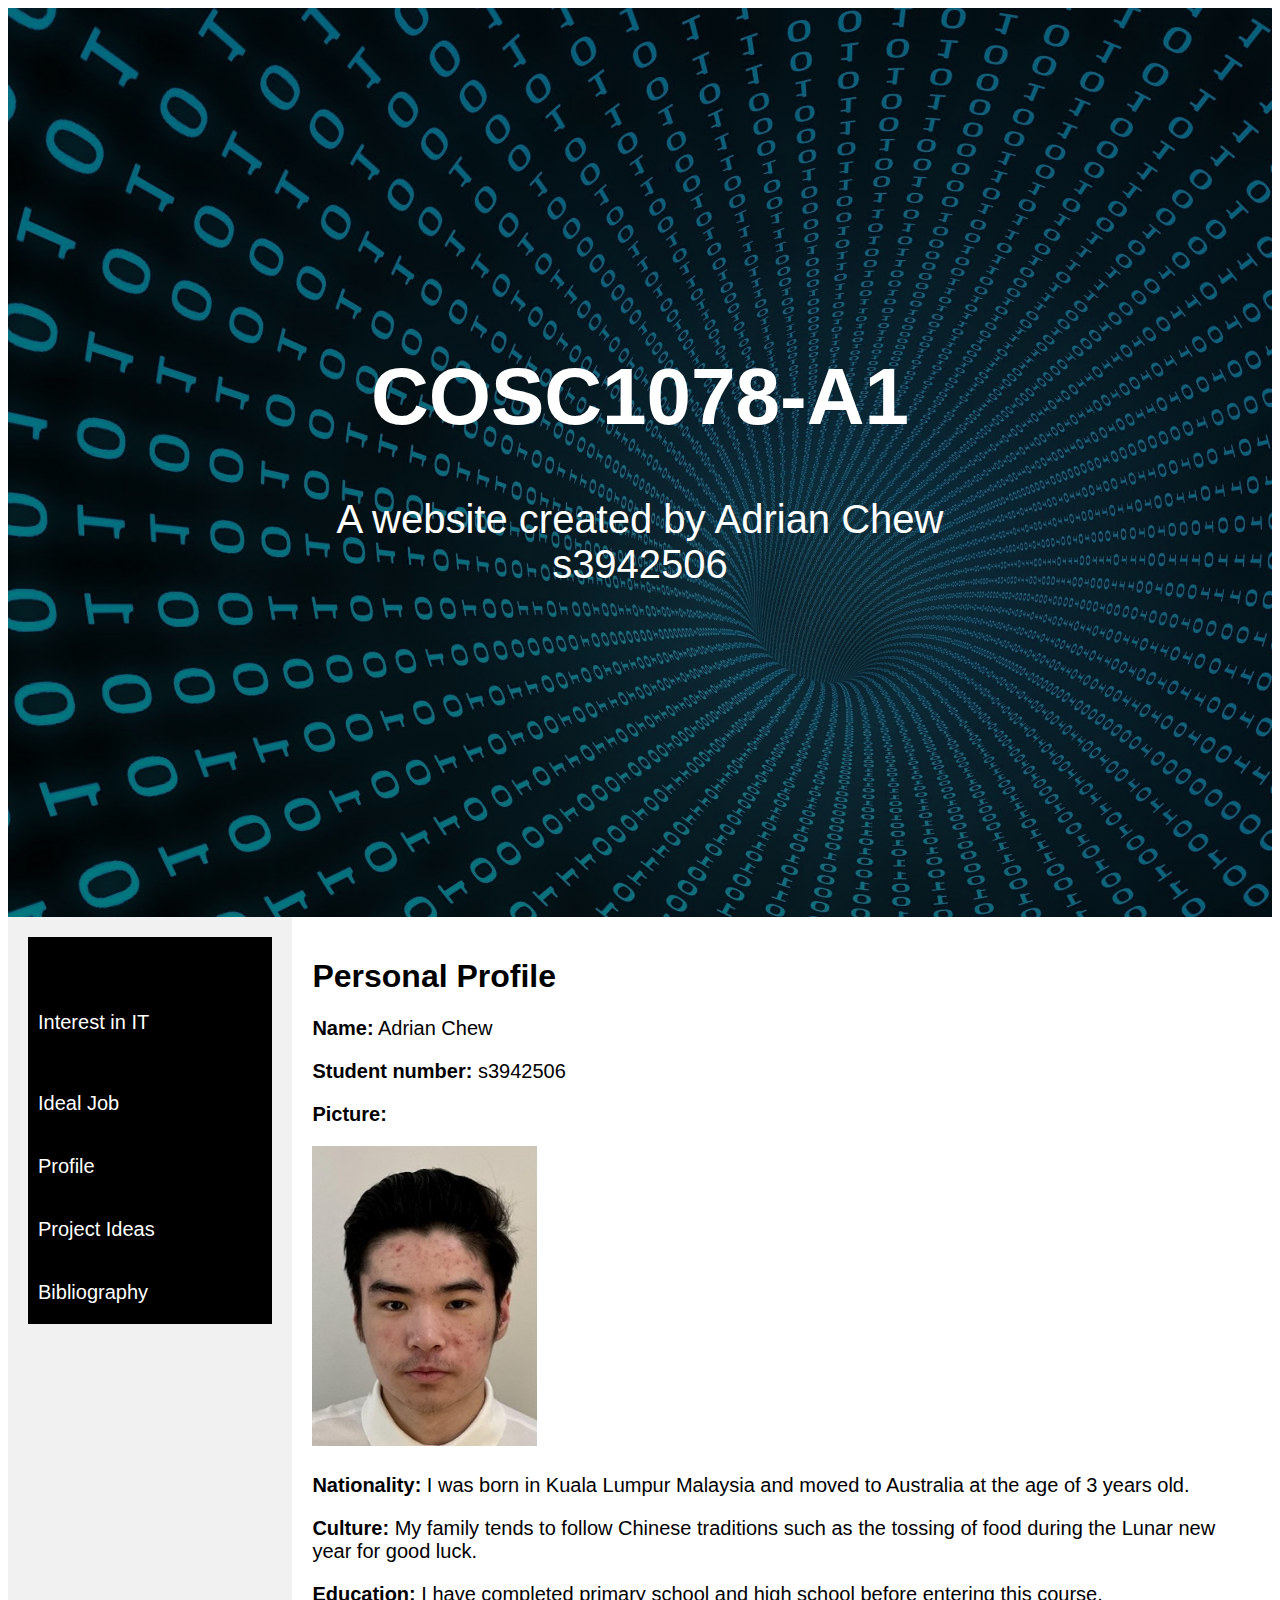
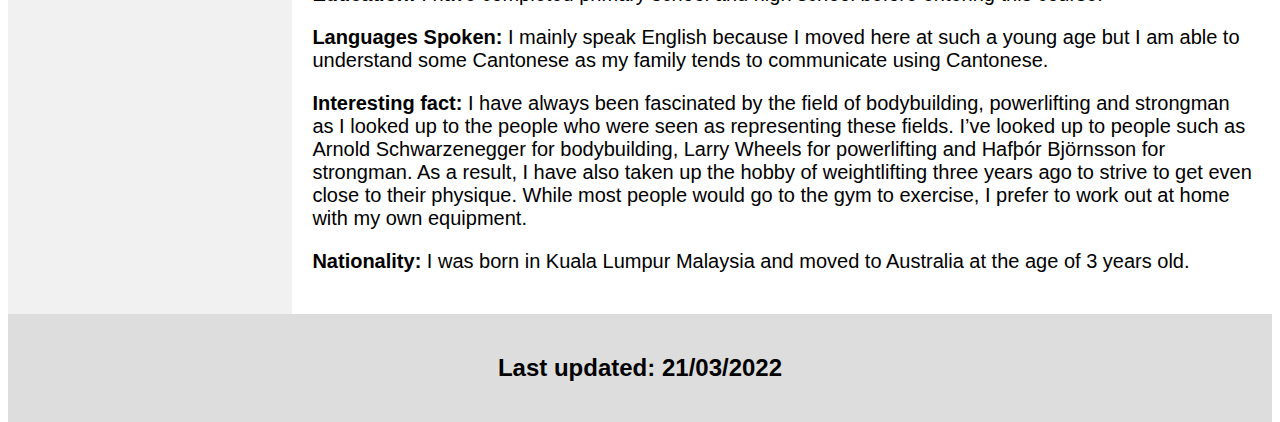
<file: Index.html>
<!DOCTYPE html>
<html lang="en">
<head>
<title>COSC1078-A1</title>
<meta charset="UTF-8">
<meta name="viewport" content="width=device-width, initial-scale=1">
<style>
body {
  font-family: Arial, Helvetica, sans-serif;
}
</style>
<link href="styles.css" rel="stylesheet" type="text/css" />

</head>
<body>

<div class="header-image">
	<div class="header-text">

		<h1>COSC1078-A1</h1>
			<p>A website created by Adrian Chew s3942506</p>


	</div>
</div>
  
<div class="row">
	<div class="side">	
	<div class="navbar"><br><br><br>
		<a href="Interest in IT.html">Interest in IT</a><br>
		<a href="Ideal Job.html">Ideal Job</a>
		<a href="Profile.html">Profile</a>
		<a href="Project Ideas.html">Project Ideas</a>
	<a href="Bibliography.html">Bibliography</a>
	</div> 
</div>
  <div class="main">
  <h1>Personal Profile<h1>
	<p><b>Name:</b> Adrian Chew </p>
	<p><b>Student number: </b>s3942506</p>
	<p><b>Picture:</b></p>
	<img src="Profile Picture.jpg" width="225" height="300">
	<p><b>Nationality: </b>I was born in Kuala Lumpur Malaysia and moved to Australia at the age of 3 years old. </p>
	<p><b>Culture: </b>My family tends to follow Chinese traditions such as the tossing of food during the Lunar new year for good luck. </p>
	<p><b>Education: </b>I have completed primary school and high school before entering this course. </p>
	<p><b>Languages Spoken: </b>I mainly speak English because I moved here at such a young age but I am able to understand some Cantonese as my family tends to communicate using Cantonese. </p>
	<p><b>Interesting fact: </b>I have always been fascinated by the field of bodybuilding, powerlifting and strongman as I looked up to the people who were seen as representing these fields. I’ve looked up to people such as Arnold Schwarzenegger for bodybuilding, Larry Wheels for powerlifting and Hafþór Björnsson for strongman. As a result, I have also taken up the hobby of weightlifting three years ago to strive to get even close to their physique. While most people would go to the gym to exercise, I prefer to work out at home with my own equipment. </p>
	<p><b>Nationality: </b>I was born in Kuala Lumpur Malaysia and moved to Australia at the age of 3 years old. </p>

  </div>
</div>
<div class="footer">
  <h2>Last updated: 21/03/2022</h2>
</div>
</body>
</html>
</file>
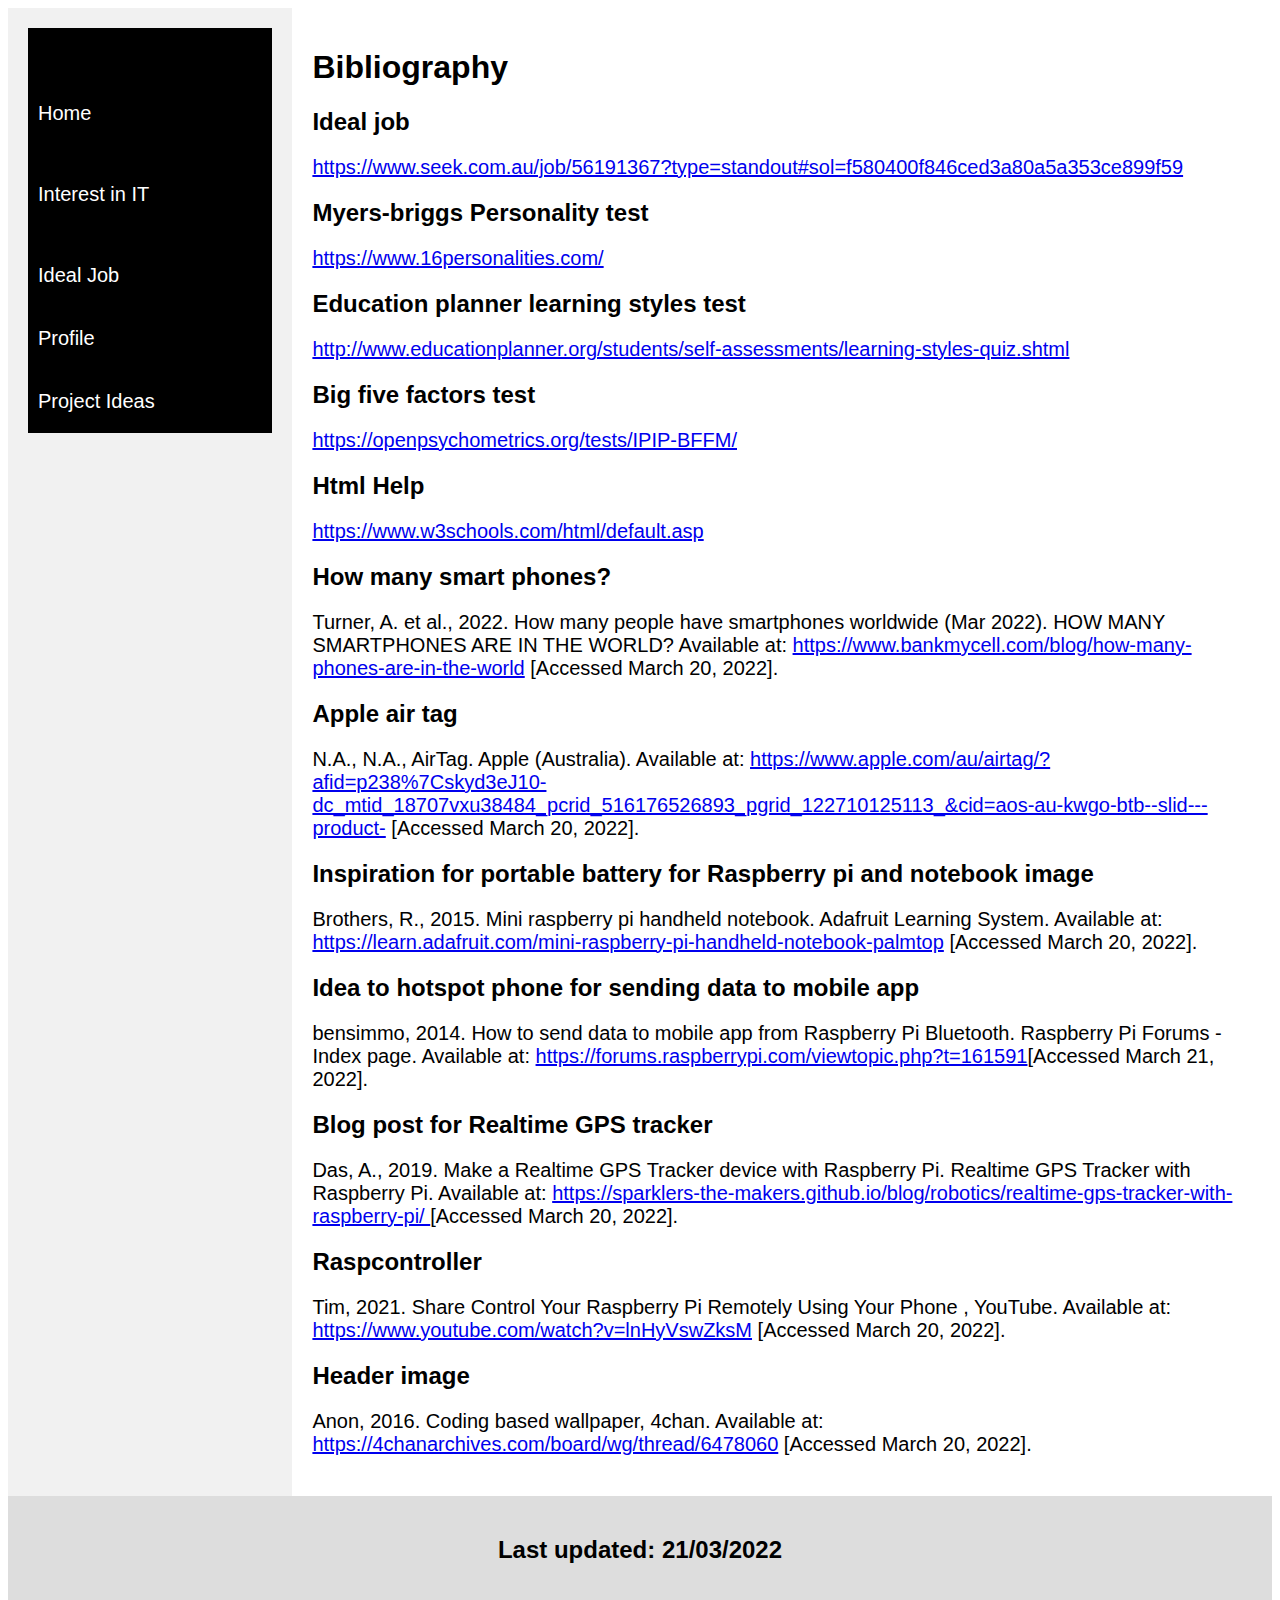
<file: Bibliography.html>
<!DOCTYPE html>
<html lang="en">
<head>
<title>COSC1078-A1</title>
<meta charset="UTF-8">
<meta name="viewport" content="width=device-width, initial-scale=1">
<style>
body {
  font-family: Arial, Helvetica, sans-serif;
}
</style>
<link href="styles.css" rel="stylesheet" type="text/css" />

</head>
<body>


  
<div class="row">
	<div class="side">	
	<div class="navbar"><br><br><br>
		<a href="index.html">Home</a><br>
		<a href="Interest in IT.html">Interest in IT</a><br>
		<a href="Ideal Job.html">Ideal Job</a>
		<a href="Profile.html">Profile</a>
		<a href="Project Ideas.html">Project Ideas</a>
	</div> 
</div>
  <div class="main">
  <h1>Bibliography<h1>
	<h2>Ideal job </h2>
	<p><a href="https://www.seek.com.au/job/56191367?type=standout#sol=f580400f846ced3a80a5a353ce899f59">https://www.seek.com.au/job/56191367?type=standout#sol=f580400f846ced3a80a5a353ce899f59</a></p>
	<h2>Myers-briggs Personality test </h2>
	<p><a href="https://www.16personalities.com/">https://www.16personalities.com/</a></p>
	<h2>Education planner learning styles test</h2>
	<p><a href="http://www.educationplanner.org/students/self-assessments/learning-styles-quiz.shtml">http://www.educationplanner.org/students/self-assessments/learning-styles-quiz.shtml</a></p>
	<h2>Big five factors test </h2>
	<p><a href="https://openpsychometrics.org/tests/IPIP-BFFM/">https://openpsychometrics.org/tests/IPIP-BFFM/</a></p>
	<h2>Html Help</h2>
	<p><a href="https://www.w3schools.com/html/default.asp">https://www.w3schools.com/html/default.asp</a></p>
	<h2>How many smart phones? </h2>
	<p>Turner, A. et al., 2022. How many people have smartphones worldwide (Mar 2022). HOW MANY SMARTPHONES ARE IN THE WORLD? Available at: <a href="https://www.bankmycell.com/blog/how-many-phones-are-in-the-world">https://www.bankmycell.com/blog/how-many-phones-are-in-the-world</a>  [Accessed March 20, 2022]. </p>
	<h2>Apple air tag</h2>
	<p>N.A., N.A., AirTag. Apple (Australia). Available at: <a href="https://www.apple.com/au/airtag/?afid=p238%7Cskyd3eJ10-dc_mtid_18707vxu38484_pcrid_516176526893_pgrid_122710125113_&cid=aos-au-kwgo-btb--slid---product-">https://www.apple.com/au/airtag/?afid=p238%7Cskyd3eJ10-dc_mtid_18707vxu38484_pcrid_516176526893_pgrid_122710125113_&cid=aos-au-kwgo-btb--slid---product-</a> [Accessed March 20, 2022]. </p>
	<h2>Inspiration for portable battery for Raspberry pi and notebook image </h2>
	<p>Brothers, R., 2015. Mini raspberry pi handheld notebook. Adafruit Learning System. Available at: <a href="https://learn.adafruit.com/mini-raspberry-pi-handheld-notebook-palmtop">https://learn.adafruit.com/mini-raspberry-pi-handheld-notebook-palmtop</a> [Accessed March 20, 2022]. </p>
	<h2>Idea to hotspot phone for sending data to mobile app</h2>
	<p>bensimmo, 2014. How to send data to mobile app from Raspberry Pi Bluetooth. Raspberry Pi Forums - Index page. Available at: <a href="https://forums.raspberrypi.com/viewtopic.php?t=161591">https://forums.raspberrypi.com/viewtopic.php?t=161591</a>[Accessed March 21, 2022]. </p>
	<h2>Blog post for Realtime GPS tracker</h2>
	<p>Das, A., 2019. Make a Realtime GPS Tracker device with Raspberry Pi. Realtime GPS Tracker with Raspberry Pi. Available at: <a href="https://sparklers-the-makers.github.io/blog/robotics/realtime-gps-tracker-with-raspberry-pi/ ">https://sparklers-the-makers.github.io/blog/robotics/realtime-gps-tracker-with-raspberry-pi/ </a>[Accessed March 20, 2022]. </p>
	<h2>Raspcontroller </h2>
	<p>Tim, 2021. Share Control Your Raspberry Pi Remotely Using Your Phone , YouTube. Available at: <a href="https://www.youtube.com/watch?v=lnHyVswZksM">https://www.youtube.com/watch?v=lnHyVswZksM</a> [Accessed March 20, 2022]. </p>
	<h2>Header image</h2>
	<p>Anon, 2016. Coding based wallpaper, 4chan. Available at: <a href="https://4chanarchives.com/board/wg/thread/6478060">https://4chanarchives.com/board/wg/thread/6478060</a> [Accessed March 20, 2022].</p>
  </div>
</div>
<div class="footer">
  <h2>Last updated: 21/03/2022</h2>
</div>
</body>
</html>
</file>
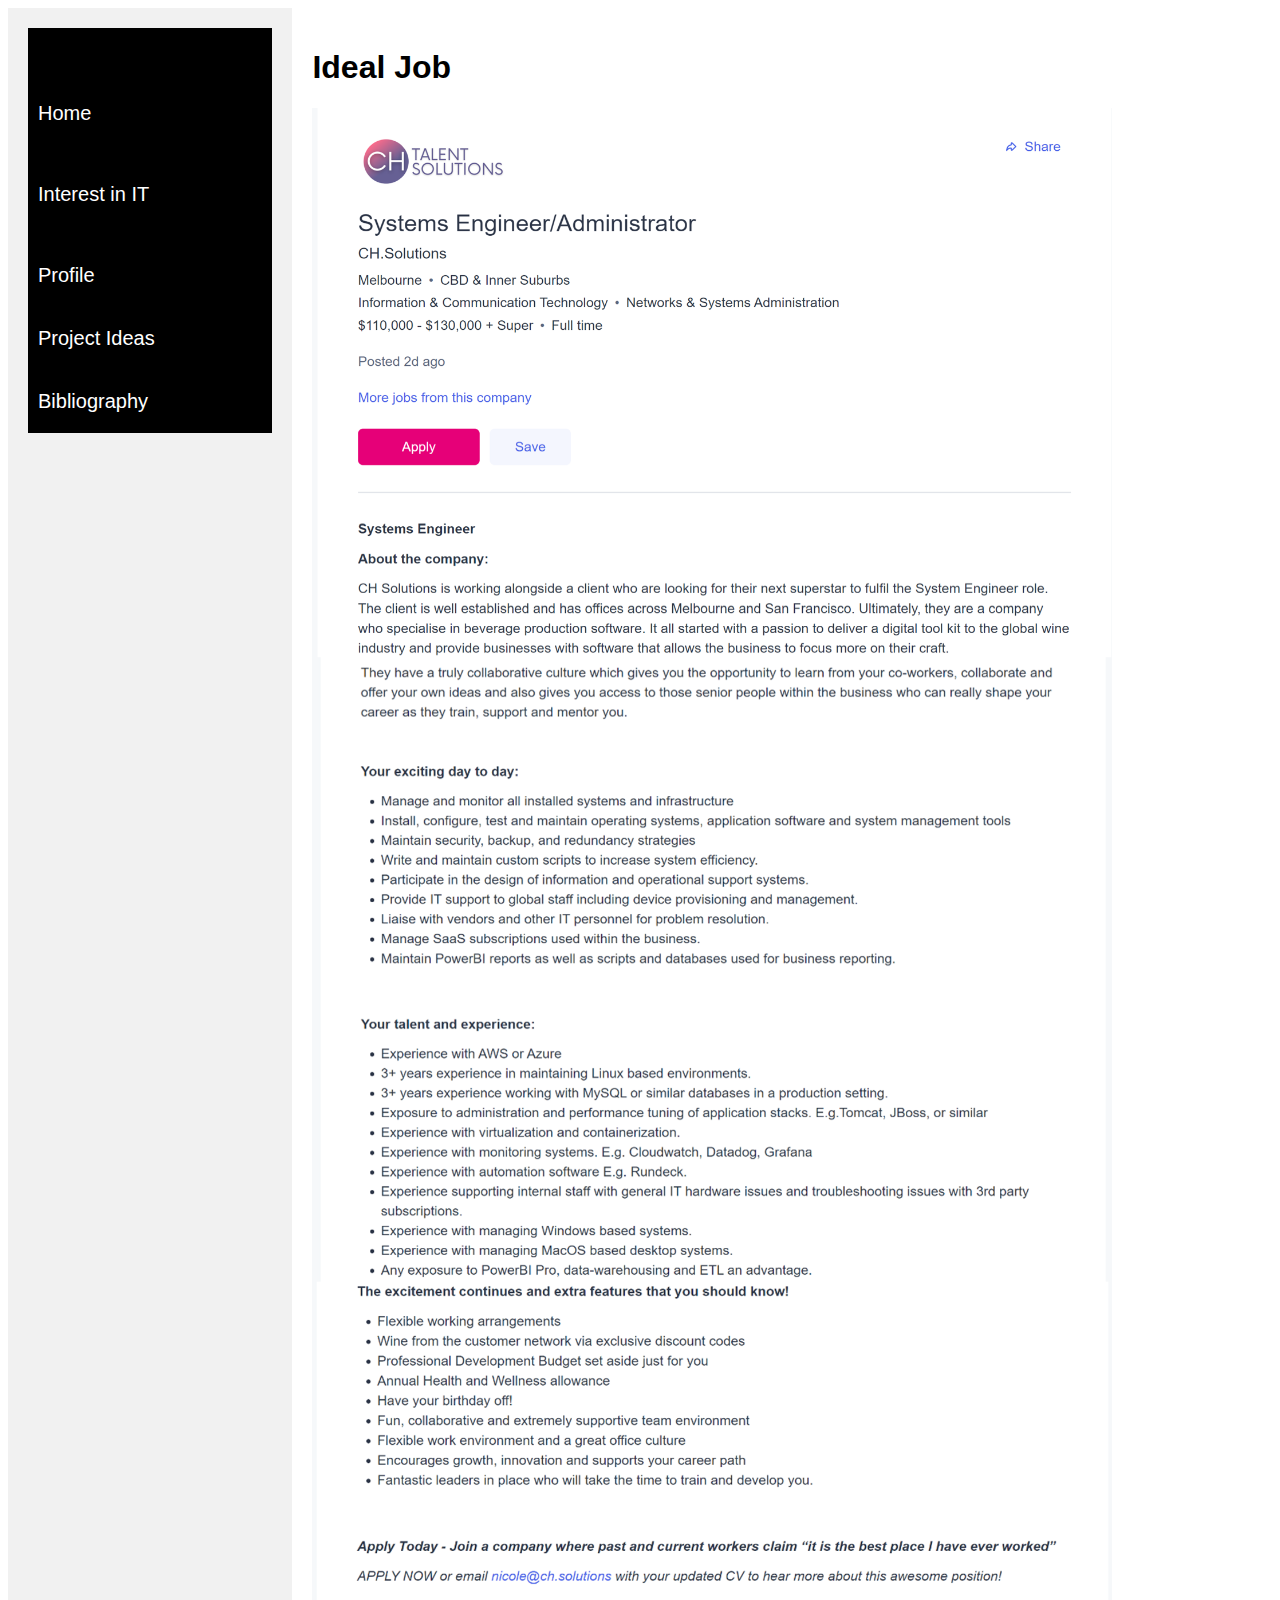
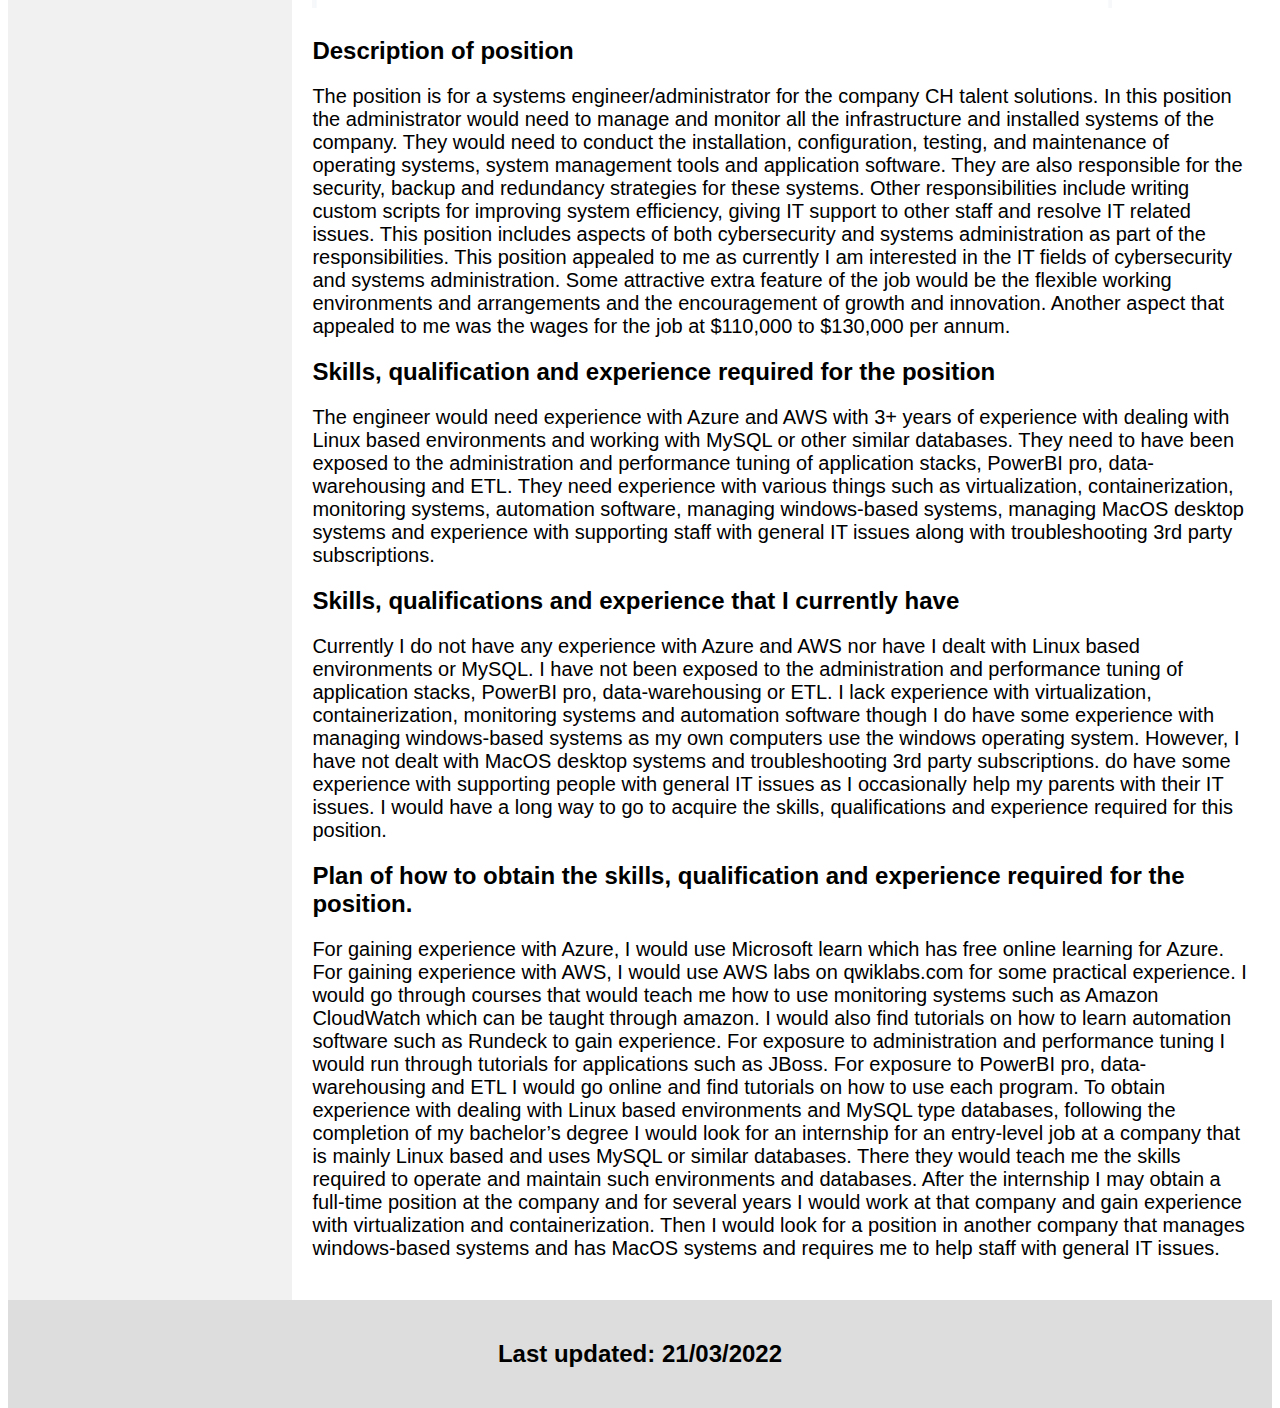
<file: Ideal Job.html>
<!DOCTYPE html>
<html lang="en">
<head>
<title>COSC1078-A1</title>
<meta charset="UTF-8">
<meta name="viewport" content="width=device-width, initial-scale=1">
<style>
body {
  font-family: Arial, Helvetica, sans-serif;
}
</style>
<link href="styles.css" rel="stylesheet" type="text/css" />

</head>
<body>


  
<div class="row">
	<div class="side">	
	<div class="navbar"><br><br><br>
		<a href="index.html">Home</a><br>
		<a href="Interest in IT.html">Interest in IT</a><br>
		<a href="Profile.html">Profile</a>
		<a href="Project Ideas.html">Project Ideas</a>
		<a href="Bibliography.html">Bibliography</a>
	</div> 
</div>
  <div class="main">
  <h1>Ideal Job<h1>
    <img src="Ideal Job.png" width="800" height="1500">
	<h2>Description of position</h2>
	<p>The position is for a systems engineer/administrator for the company CH talent solutions. In this position the administrator would need to manage and monitor all the infrastructure and installed systems of the company. They would need to conduct the installation, configuration, testing, and maintenance of operating systems, system management tools and application software. They are also responsible for the security, backup and redundancy strategies for these systems. Other responsibilities include writing custom scripts for improving system efficiency, giving IT support to other staff and resolve IT related issues. This position includes aspects of both cybersecurity and systems administration as part of the responsibilities.  This position appealed to me as currently I am interested in the IT fields of cybersecurity and systems administration. Some attractive extra feature of the job would be the flexible working environments and arrangements and the encouragement of growth and innovation. Another aspect that appealed to me was the wages for the job at $110,000 to $130,000 per annum. </p>
	<h2>Skills, qualification and experience required for the position</h2>
	<p>The engineer would need experience with Azure and AWS with 3+ years of experience with dealing with Linux based environments and working with MySQL or other similar databases. They need to have been exposed to the administration and performance tuning of application stacks, PowerBI pro, data-warehousing and ETL. They need experience with various things such as virtualization, containerization, monitoring systems, automation software, managing windows-based systems, managing MacOS desktop systems and experience with supporting staff with general IT issues along with troubleshooting 3rd party subscriptions. </p>
	<h2>Skills, qualifications and experience that I currently have </h2> 
	<p>Currently I do not have any experience with Azure and AWS nor have I dealt with Linux based environments or MySQL. I have not been exposed to the administration and performance tuning of application stacks, PowerBI pro, data-warehousing or ETL. I lack experience with virtualization, containerization, monitoring systems and automation software though I do have some experience with managing windows-based systems as my own computers use the windows operating system. However, I have not dealt with MacOS desktop systems and troubleshooting 3rd party subscriptions.  do have some experience with supporting people with general IT issues as I occasionally help my parents with their IT issues. I would have a long way to go to acquire the skills, qualifications and experience required for this position. </p>
	<h2>Plan of how to obtain the skills, qualification and experience required for the position. </h2>
	<p>For gaining experience with Azure, I would use Microsoft learn which has free online learning for Azure. For gaining experience with AWS, I would use AWS labs on qwiklabs.com for some practical experience. I would go through courses that would teach me how to use monitoring systems such as Amazon CloudWatch which can be taught through amazon. I would also find tutorials on how to learn automation software such as Rundeck to gain experience. For exposure to administration and performance tuning I would run through tutorials for applications such as JBoss. For exposure to PowerBI pro, data-warehousing and ETL I would go online and find tutorials on how to use each program. To obtain experience with dealing with Linux based environments and MySQL type databases, following the completion of my bachelor’s degree I would look for an internship for an entry-level job at a company that is mainly Linux based and uses MySQL or similar databases. There they would teach me the skills required to operate and maintain such environments and databases. After the internship I may obtain a full-time position at the company and for several years I would work at that company and gain experience with virtualization and containerization. Then I would look for a position in another company that manages windows-based systems and has MacOS systems and requires me to help staff with general IT issues. </p>


  </div>
</div>
<div class="footer">
  <h2>Last updated: 21/03/2022</h2>
</div>
</body>
</html>
</file>
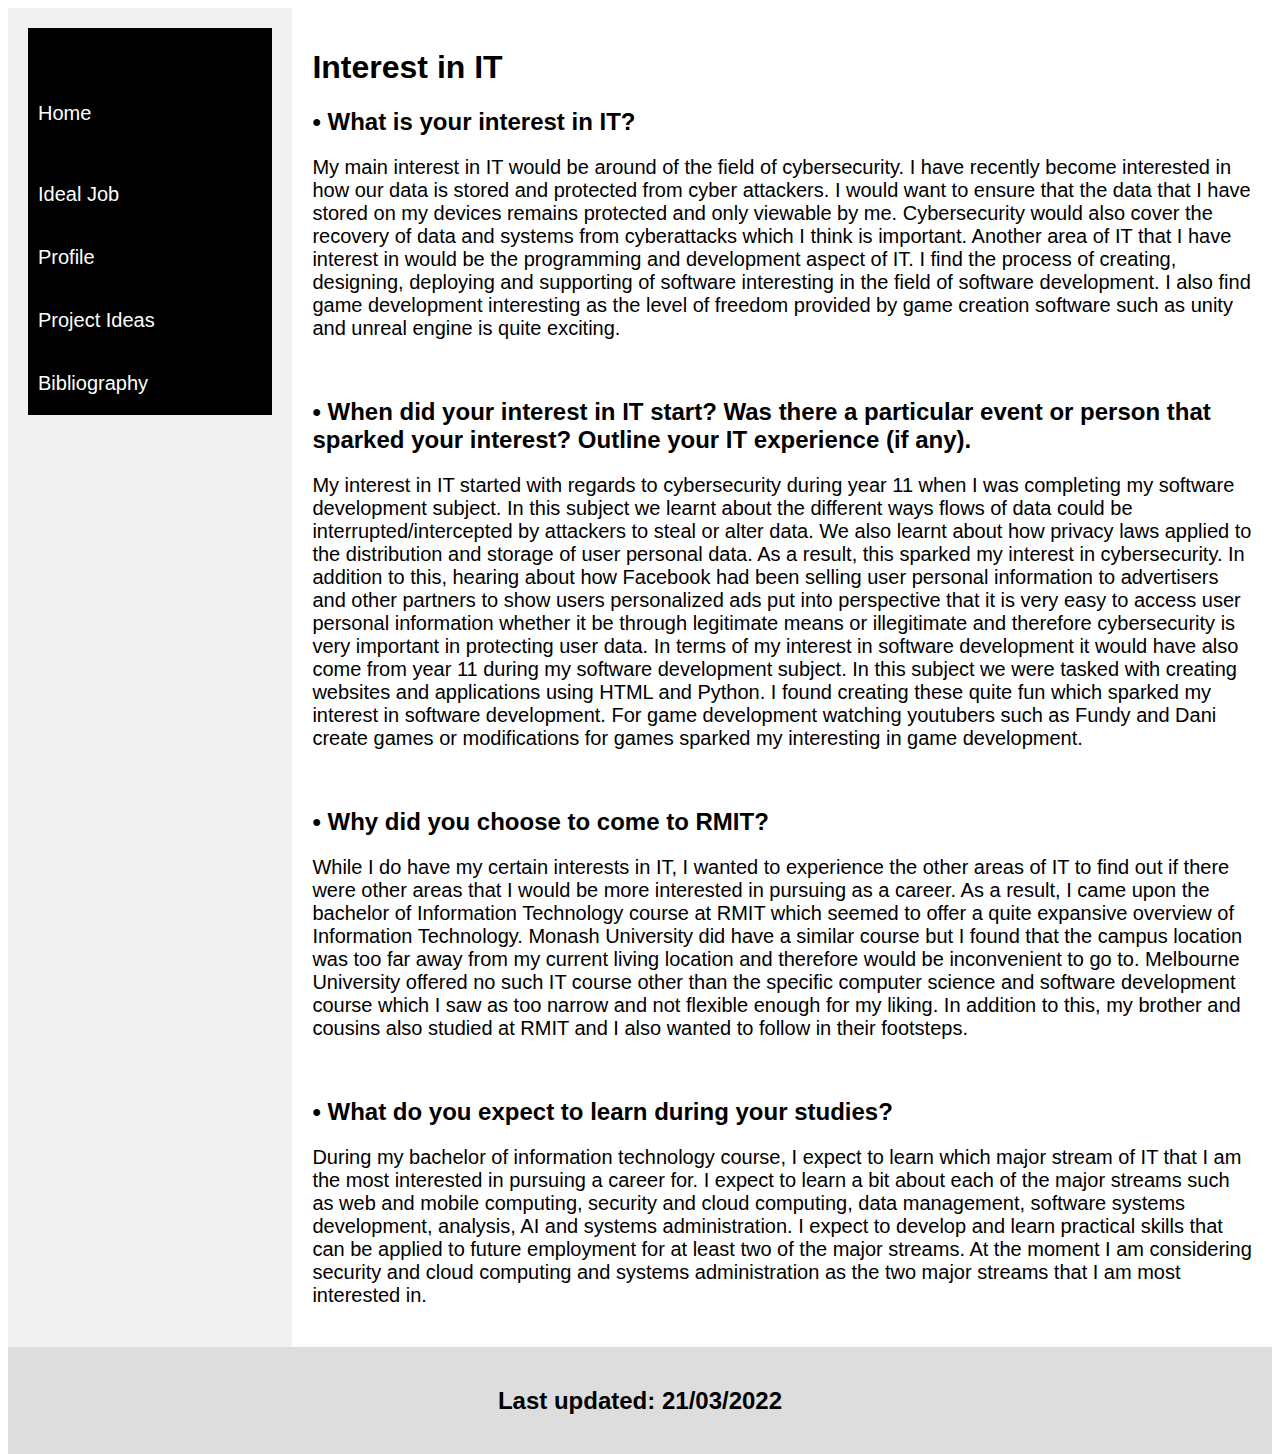
<file: Interest in IT.html>
<!DOCTYPE html>
<html lang="en">
<head>
<title>COSC1078-A1</title>
<meta charset="UTF-8">
<meta name="viewport" content="width=device-width, initial-scale=1">
<style>
body {
  font-family: Arial, Helvetica, sans-serif;
}
</style>
<link href="styles.css" rel="stylesheet" type="text/css" />

</head>
<body>


  
<div class="row">
	<div class="side">	
	<div class="navbar"><br><br><br>
		<a href="index.html">Home</a><br>
		<a href="Ideal Job.html">Ideal Job</a>
		<a href="Profile.html">Profile</a>
		<a href="Project Ideas.html">Project Ideas</a>
		<a href="Bibliography.html">Bibliography</a>
	</div> 
</div>
  <div class="main">
  <h1>Interest in IT<h1>
	<h2>• What is your interest in IT? </h2>
	<p>My main interest in IT would be around of the field of cybersecurity. I have recently become interested in how our data is stored and protected from cyber attackers. I would want to ensure that the data that I have stored on my devices remains protected and only viewable by me. Cybersecurity would also cover the recovery of data and systems from cyberattacks which I think is important. Another area of IT that I have interest in would be the programming and development aspect of IT. I find the process of creating, designing, deploying and supporting of software interesting in the field of software development. I also find game development interesting as the level of freedom provided by game creation software such as unity and unreal engine is quite exciting. </p>
	<br>
	<h2>• When did your interest in IT start? Was there a particular event or person that sparked your interest? Outline your IT experience (if any).</h2>
	<p>My interest in IT started with regards to cybersecurity during year 11 when I was completing my software development subject. In this subject we learnt about the different ways flows of data could be interrupted/intercepted by attackers to steal or alter data. We also learnt about how privacy laws applied to the distribution and storage of user personal data. As a result, this sparked my interest in cybersecurity. In addition to this, hearing about how Facebook had been selling user personal information to advertisers and other partners to show users personalized ads put into perspective that it is very easy to access user personal information whether it be through legitimate means or illegitimate and therefore cybersecurity is very important in protecting user data. In terms of my interest in software development it would have also come from year 11 during my software development subject. In this subject we were tasked with creating websites and applications using HTML and Python. I found creating these quite fun which sparked my interest in software development. For game development watching youtubers such as Fundy and Dani create games or modifications for games sparked my interesting in game development.</p>
	<br>
	<h2>• Why did you choose to come to RMIT? </h2> 
	<p>While I do have my certain interests in IT, I wanted to experience the other areas of IT to find out if there were other areas that I would be more interested in pursuing as a career. As a result, I came upon the bachelor of Information Technology course at RMIT which seemed to offer a quite expansive overview of Information Technology. Monash University did have a similar course but I found that the campus location was too far away from my current living location and therefore would be inconvenient to go to. Melbourne University offered no such IT course other than the specific computer science and software development course which I saw as too narrow and not flexible enough for my liking. In addition to this, my brother and cousins also studied at RMIT and I also wanted to follow in their footsteps.</p>
	<br>
	<h2>• What do you expect to learn during your studies?</h2>
	<p>During my bachelor of information technology course, I expect to learn which major stream of IT that I am the most interested in pursuing a career for. I expect to learn a bit about each of the major streams such as web and mobile computing, security and cloud computing, data management, software systems development, analysis, AI and systems administration. I expect to develop and learn practical skills that can be applied to future employment for at least two of the major streams. At the moment I am considering security and cloud computing and systems administration as the two major streams that I am most interested in. </p>
  

  </div>
</div>
<div class="footer">
  <h2>Last updated: 21/03/2022</h2>
</div>
</body>
</html>
</file>
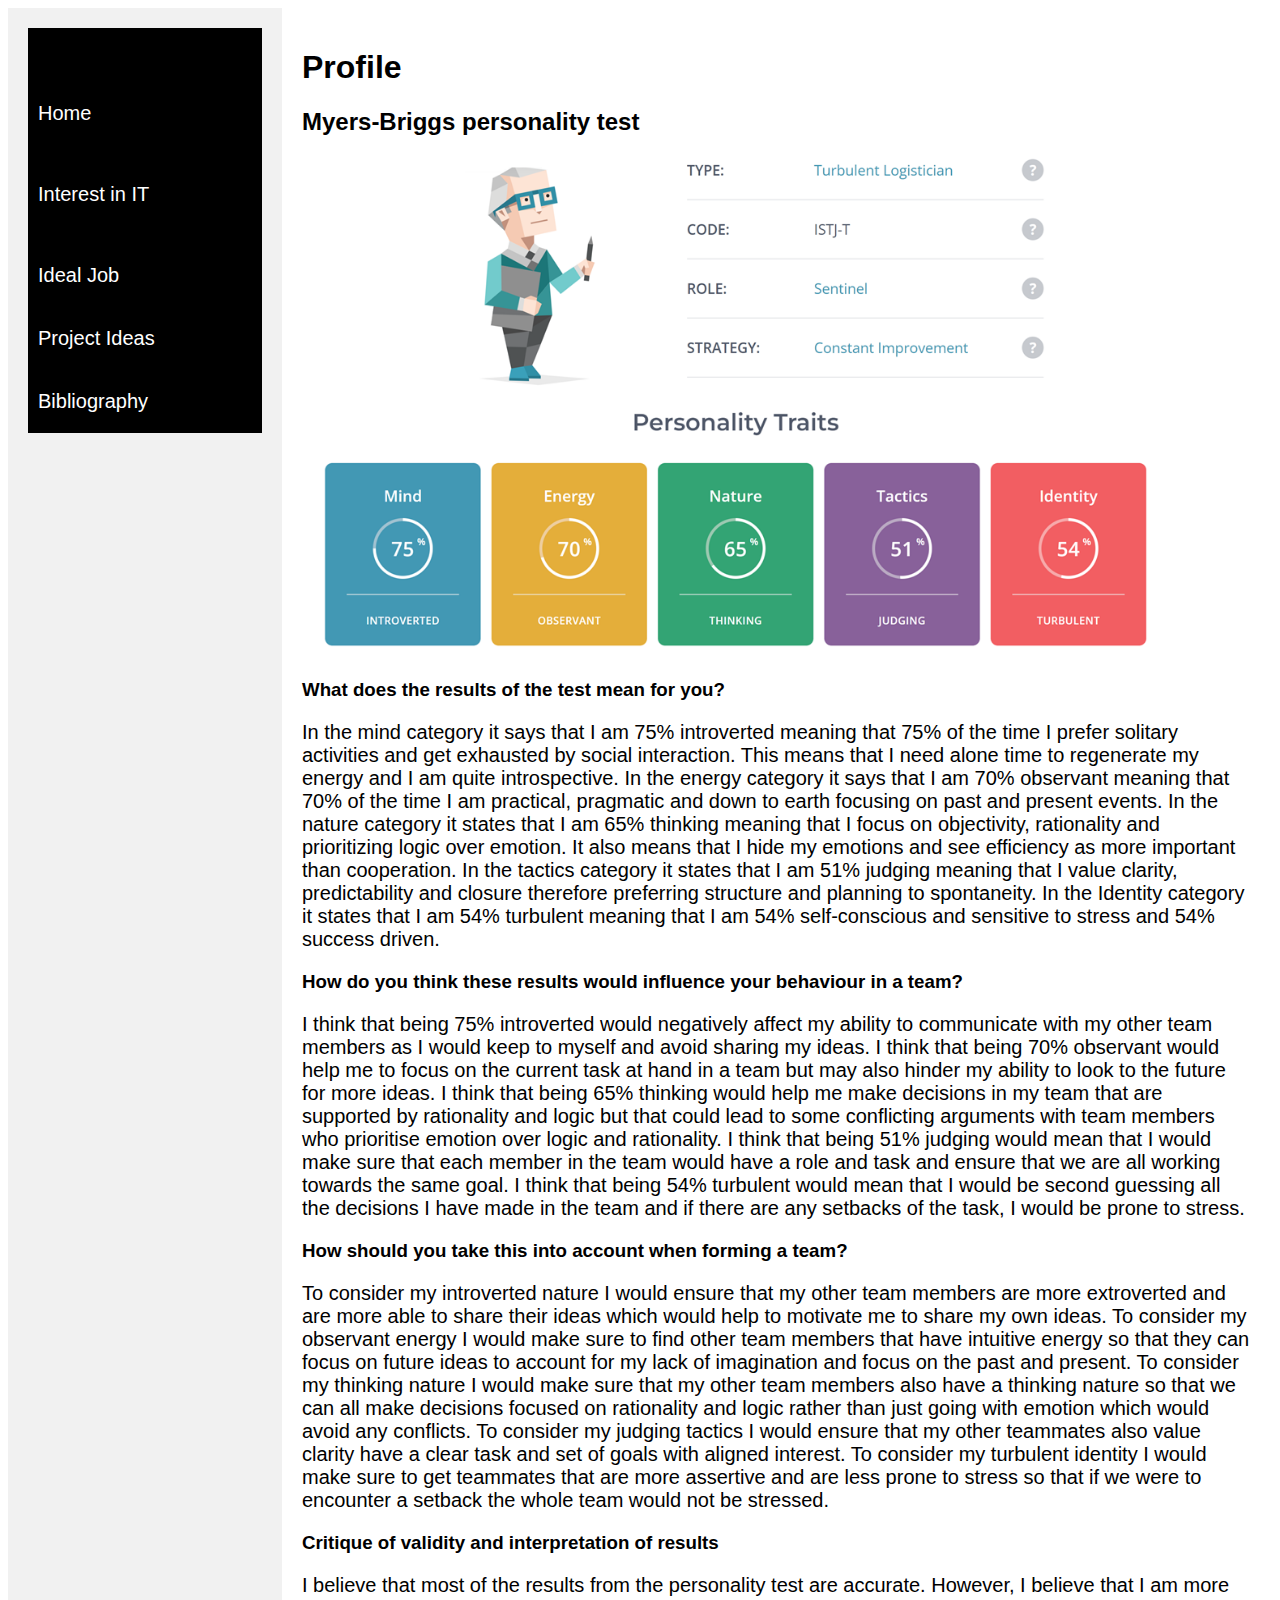
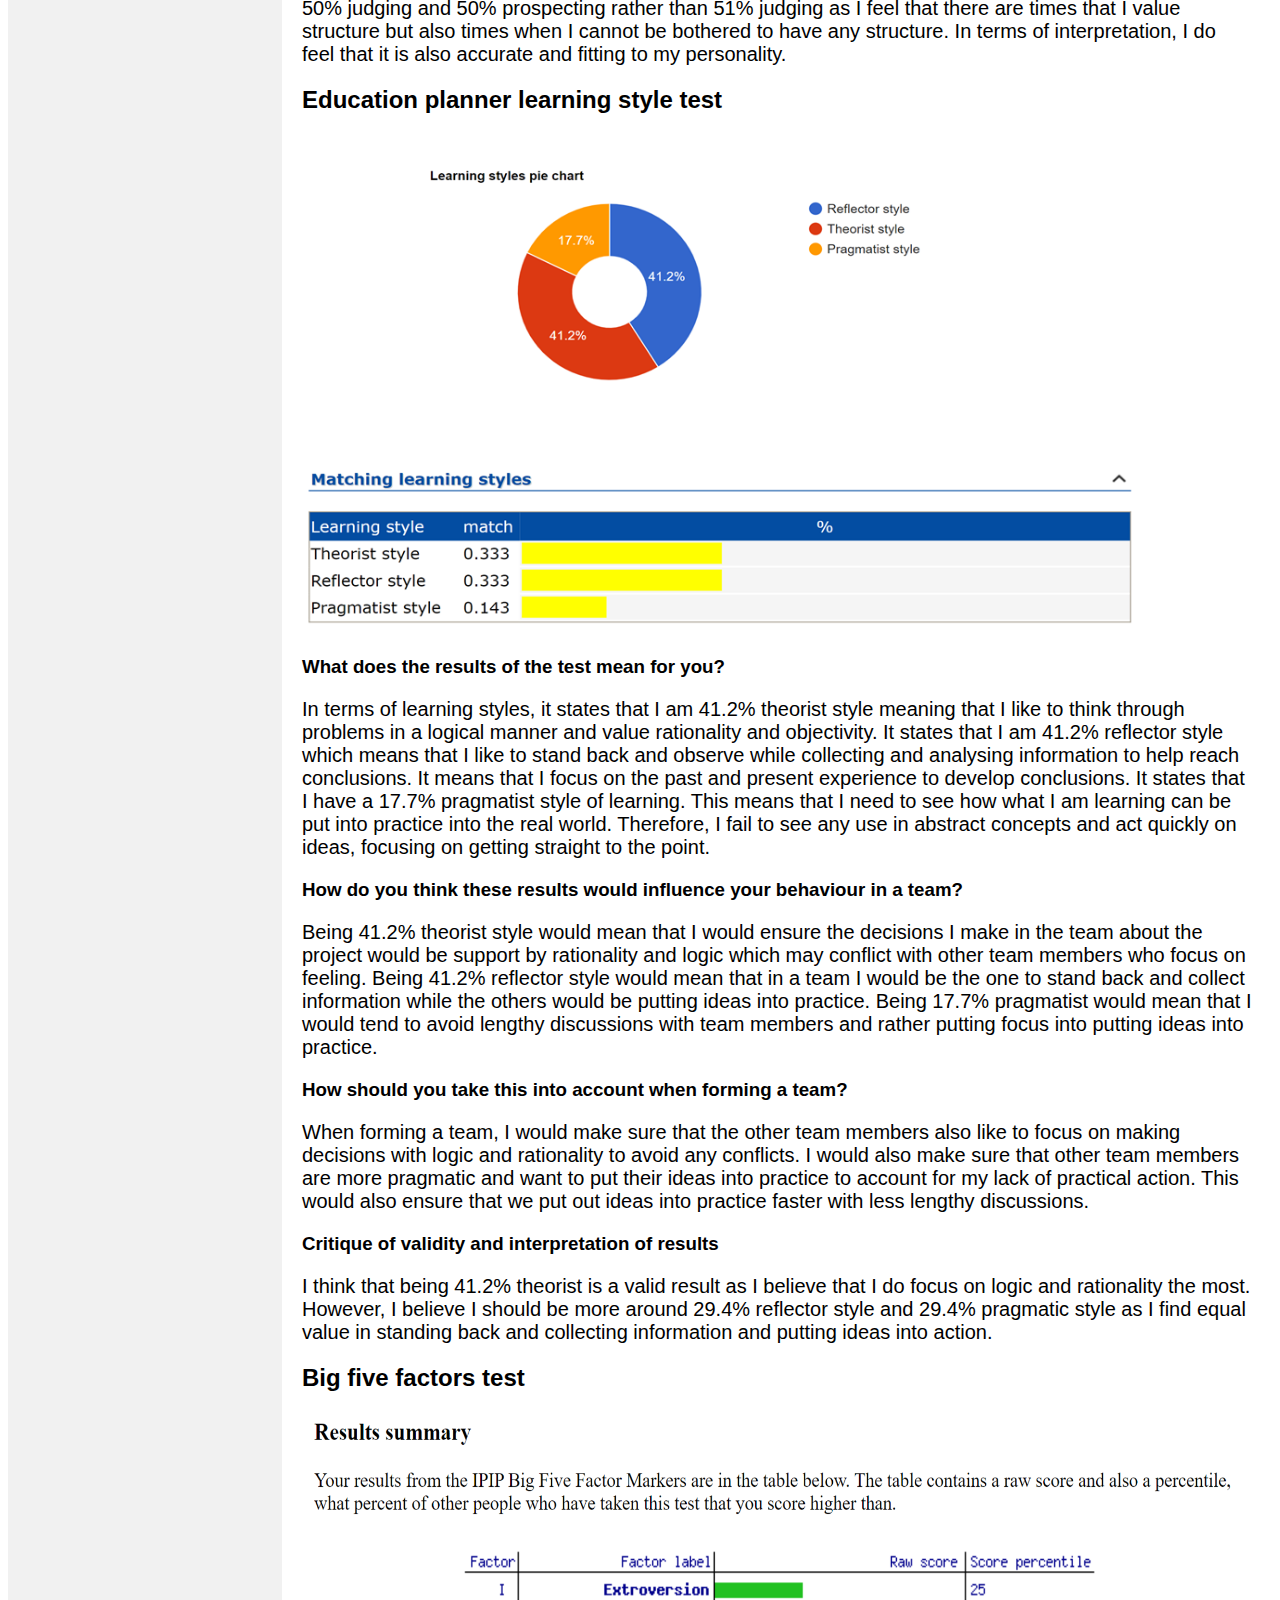
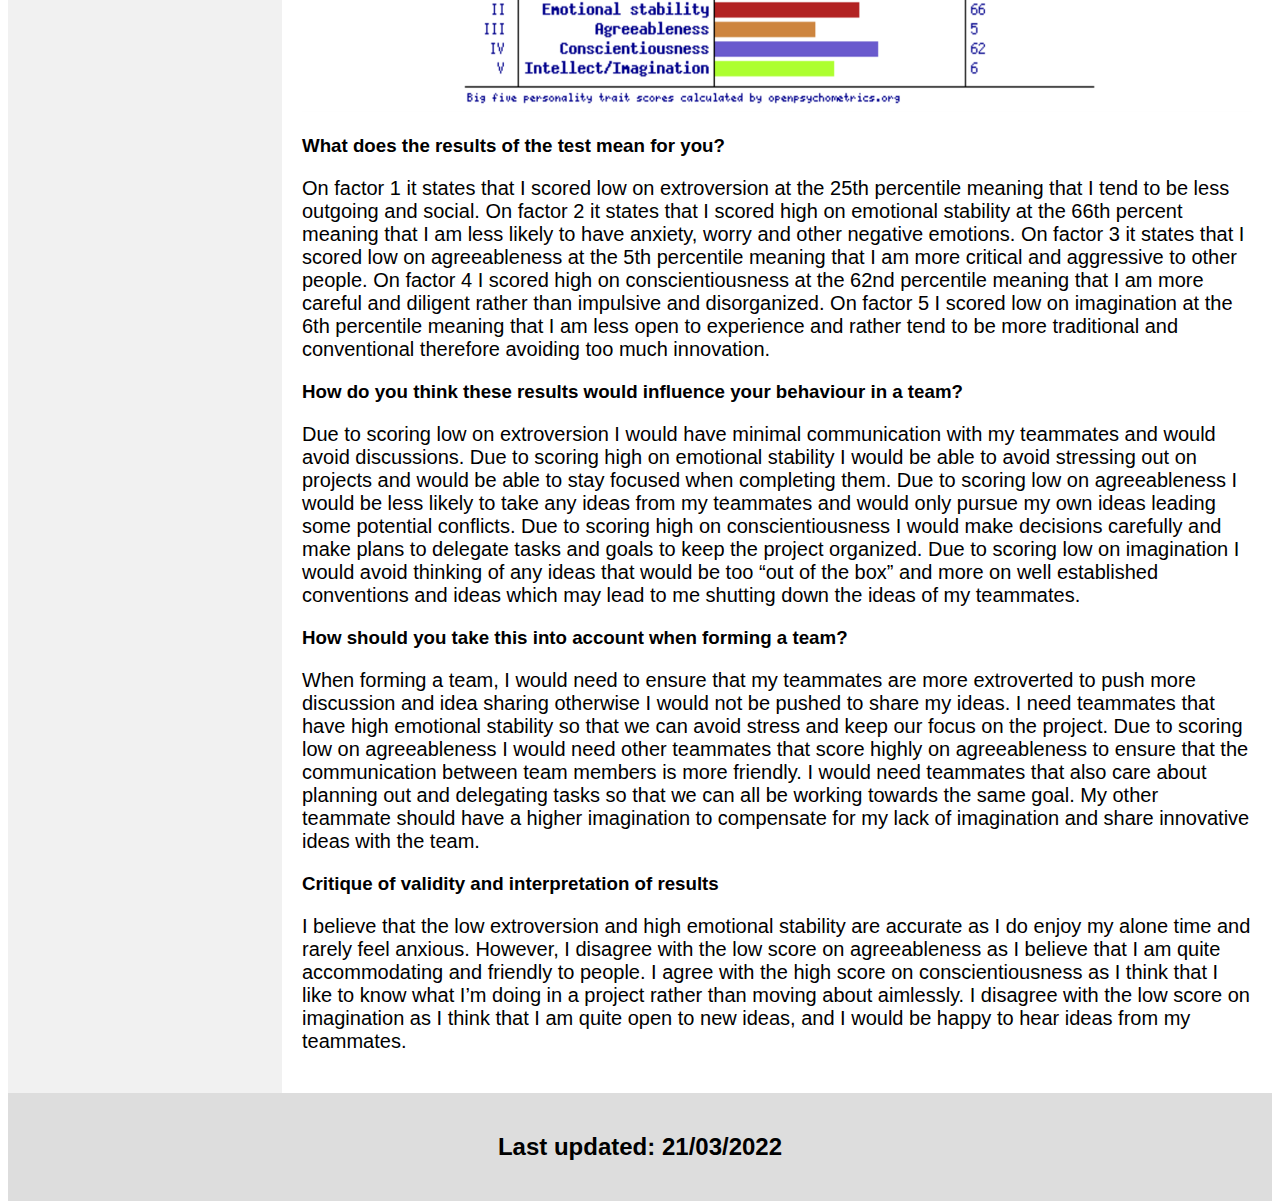
<file: Profile.html>
<!DOCTYPE html>
<html lang="en">
<head>
<title>COSC1078-A1</title>
<meta charset="UTF-8">
<meta name="viewport" content="width=device-width, initial-scale=1">
<style>
body {
  font-family: Arial, Helvetica, sans-serif;
}
</style>
<link href="styles.css" rel="stylesheet" type="text/css" />

</head>
<body>


  
<div class="row">
	<div class="side">	
	<div class="navbar"><br><br><br>
		<a href="index.html">Home</a><br>
		<a href="Interest in IT.html">Interest in IT</a><br>
		<a href="Ideal Job.html">Ideal Job</a>
		<a href="Project Ideas.html">Project Ideas</a>
		<a href="Bibliography.html">Bibliography</a>
	</div> 
</div>
  <div class="main">
  <h1>Profile<h1>
	<h2>Myers-Briggs personality test </h2>
	<img src="Myers-Briggs Personality test.png" width="850" height="500">
	<h3>What does the results of the test mean for you?</h3>
	<p>In the mind category it says that I am 75% introverted meaning that 75% of the time I prefer solitary activities and get exhausted by social interaction. This means that I need alone time to regenerate my energy and I am quite introspective. In the energy category it says that I am 70% observant meaning that 70% of the time I am practical, pragmatic and down to earth focusing on past and present events. In the nature category it states that I am 65% thinking meaning that I focus on objectivity, rationality and prioritizing logic over emotion. It also means that I hide my emotions and see efficiency as more important than cooperation. In the tactics category it states that I am 51% judging meaning that I value clarity, predictability and closure therefore preferring structure and planning to spontaneity. In the Identity category it states that I am 54% turbulent meaning that I am 54% self-conscious and sensitive to stress and 54% success driven. </p>
	<h3>How do you think these results would influence your behaviour in a team?</h3>
	<p>I think that being 75% introverted would negatively affect my ability to communicate with my other team members as I would keep to myself and avoid sharing my ideas. I think that being 70% observant would help me to focus on the current task at hand in a team but may also hinder my ability to look to the future for more ideas. I think that being 65% thinking would help me make decisions in my team that are supported by rationality and logic but that could lead to some conflicting arguments with team members who prioritise emotion over logic and rationality. I think that being 51% judging would mean that I would make sure that each member in the team would have a role and task and ensure that we are all working towards the same goal. I think that being 54% turbulent would mean that I would be second guessing all the decisions I have made in the team and if there are any setbacks of the task, I would be prone to stress. </p>
	<h3>How should you take this into account when forming a team?</h3>
	<p>To consider my introverted nature I would ensure that my other team members are more extroverted and are more able to share their ideas which would help to motivate me to share my own ideas.  To consider my observant energy I would make sure to find other team members that have intuitive energy so that they can focus on future ideas to account for my lack of imagination and focus on the past and present. To consider my thinking nature I would make sure that my other team members also have a thinking nature so that we can all make decisions focused on rationality and logic rather than just going with emotion which would avoid any conflicts. To consider my judging tactics I would ensure that my other teammates also value clarity have a clear task and set of goals with aligned interest.  To consider my turbulent identity I would make sure to get teammates that are more assertive and are less prone to stress so that if we were to encounter a setback the whole team would not be stressed. </p>
	<h3>Critique of validity and interpretation of results</h3>
	<p>I believe that most of the results from the personality test are accurate. However, I believe that I am more 50% judging and 50% prospecting rather than 51% judging as I feel that there are times that I value structure but also times when I cannot be bothered to have any structure. In terms of interpretation, I do feel that it is also accurate and fitting to my personality. </p>
	<h2>Education planner learning style test </h2>
	<img src="Education Planner Learning Style Test.png" width="850" height="500">
	<h3>What does the results of the test mean for you?</h3>
	<p>In terms of learning styles, it states that I am 41.2% theorist style meaning that I like to think through problems in a logical manner and value rationality and objectivity. It states that I am 41.2% reflector style which means that I like to stand back and observe while collecting and analysing information to help reach conclusions. It means that I focus on the past and present experience to develop conclusions. It states that I have a 17.7% pragmatist style of learning. This means that I need to see how what I am learning can be put into practice into the real world. Therefore, I fail to see any use in abstract concepts and act quickly on ideas, focusing on getting straight to the point. </p>
	<h3>How do you think these results would influence your behaviour in a team?</h3>
	<p>Being 41.2% theorist style would mean that I would ensure the decisions I make in the team about the project would be support by rationality and logic which may conflict with other team members who focus on feeling. Being 41.2% reflector style would mean that in a team I would be the one to stand back and collect information while the others would be putting ideas into practice.  Being 17.7% pragmatist would mean that I would tend to avoid lengthy discussions with team members and rather putting focus into putting ideas into practice. </p>
	<h3>How should you take this into account when forming a team?</h3>
	<p>When forming a team, I would make sure that the other team members also like to focus on making decisions with logic and rationality to avoid any conflicts. I would also make sure that other team members are more pragmatic and want to put their ideas into practice to account for my lack of practical action. This would also ensure that we put out ideas into practice faster with less lengthy discussions. </p>
	<h3>Critique of validity and interpretation of results</h3>
	<p>I think that being 41.2% theorist is a valid result as I believe that I do focus on logic and rationality the most. However, I believe I should be more around 29.4% reflector style and 29.4% pragmatic style as I find equal value in standing back and collecting information and putting ideas into action. </p>
	<h2>Big five factors test </h2>
	<img src="Big Five Factors.png" width="950" height="300">
	<h3>What does the results of the test mean for you?</h3>
	<p>On factor 1 it states that I scored low on extroversion at the 25th percentile meaning that I tend to be less outgoing and social. On factor 2 it states that I scored high on emotional stability at the 66th percent meaning that I am less likely to have anxiety, worry and other negative emotions.  On factor 3 it states that I scored low on agreeableness at the 5th percentile meaning that I am more critical and aggressive to other people. On factor 4 I scored high on conscientiousness at the 62nd percentile meaning that I am more careful and diligent rather than impulsive and disorganized.  On factor 5 I scored low on imagination at the 6th percentile meaning that I am less open to experience and rather tend to be more traditional and conventional therefore avoiding too much innovation. </p>
	<h3>How do you think these results would influence your behaviour in a team?</h3>
	<p>Due to scoring low on extroversion I would have minimal communication with my teammates and would avoid discussions. Due to scoring high on emotional stability I would be able to avoid stressing out on projects and would be able to stay focused when completing them. Due to scoring low on agreeableness I would be less likely to take any ideas from my teammates and would only pursue my own ideas leading some potential conflicts. Due to scoring high on conscientiousness I would make decisions carefully and make plans to delegate tasks and goals to keep the project organized. Due to scoring low on imagination I would avoid thinking of any ideas that would be too “out of the box” and more on well established conventions and ideas which may lead to me shutting down the ideas of my teammates. </p>
	<h3>How should you take this into account when forming a team?</h3>
	<p>When forming a team, I would need to ensure that my teammates are more extroverted to push more discussion and idea sharing otherwise I would not be pushed to share my ideas. I need teammates that have high emotional stability so that we can avoid stress and keep our focus on the project. Due to scoring low on agreeableness I would need other teammates that score highly on agreeableness to ensure that the communication between team members is more friendly. I would need teammates that also care about planning out and delegating tasks so that we can all be working towards the same goal. My other teammate should have a higher imagination to compensate for my lack of imagination and share innovative ideas with the team. </p>
	<h3>Critique of validity and interpretation of results</h3>
	<p>I believe that the low extroversion and high emotional stability are accurate as I do enjoy my alone time and rarely feel anxious. However, I disagree with the low score on agreeableness as I believe that I am quite accommodating and friendly to people.  I agree with the high score on conscientiousness as I think that I like to know what I’m doing in a project rather than moving about aimlessly. I disagree with the low score on imagination as I think that I am quite open to new ideas, and I would be happy to hear ideas from my teammates. </p>


  </div>
</div>
<div class="footer">
  <h2>Last updated: 21/03/2022</h2>
</div>
</body>
</html>
</file>
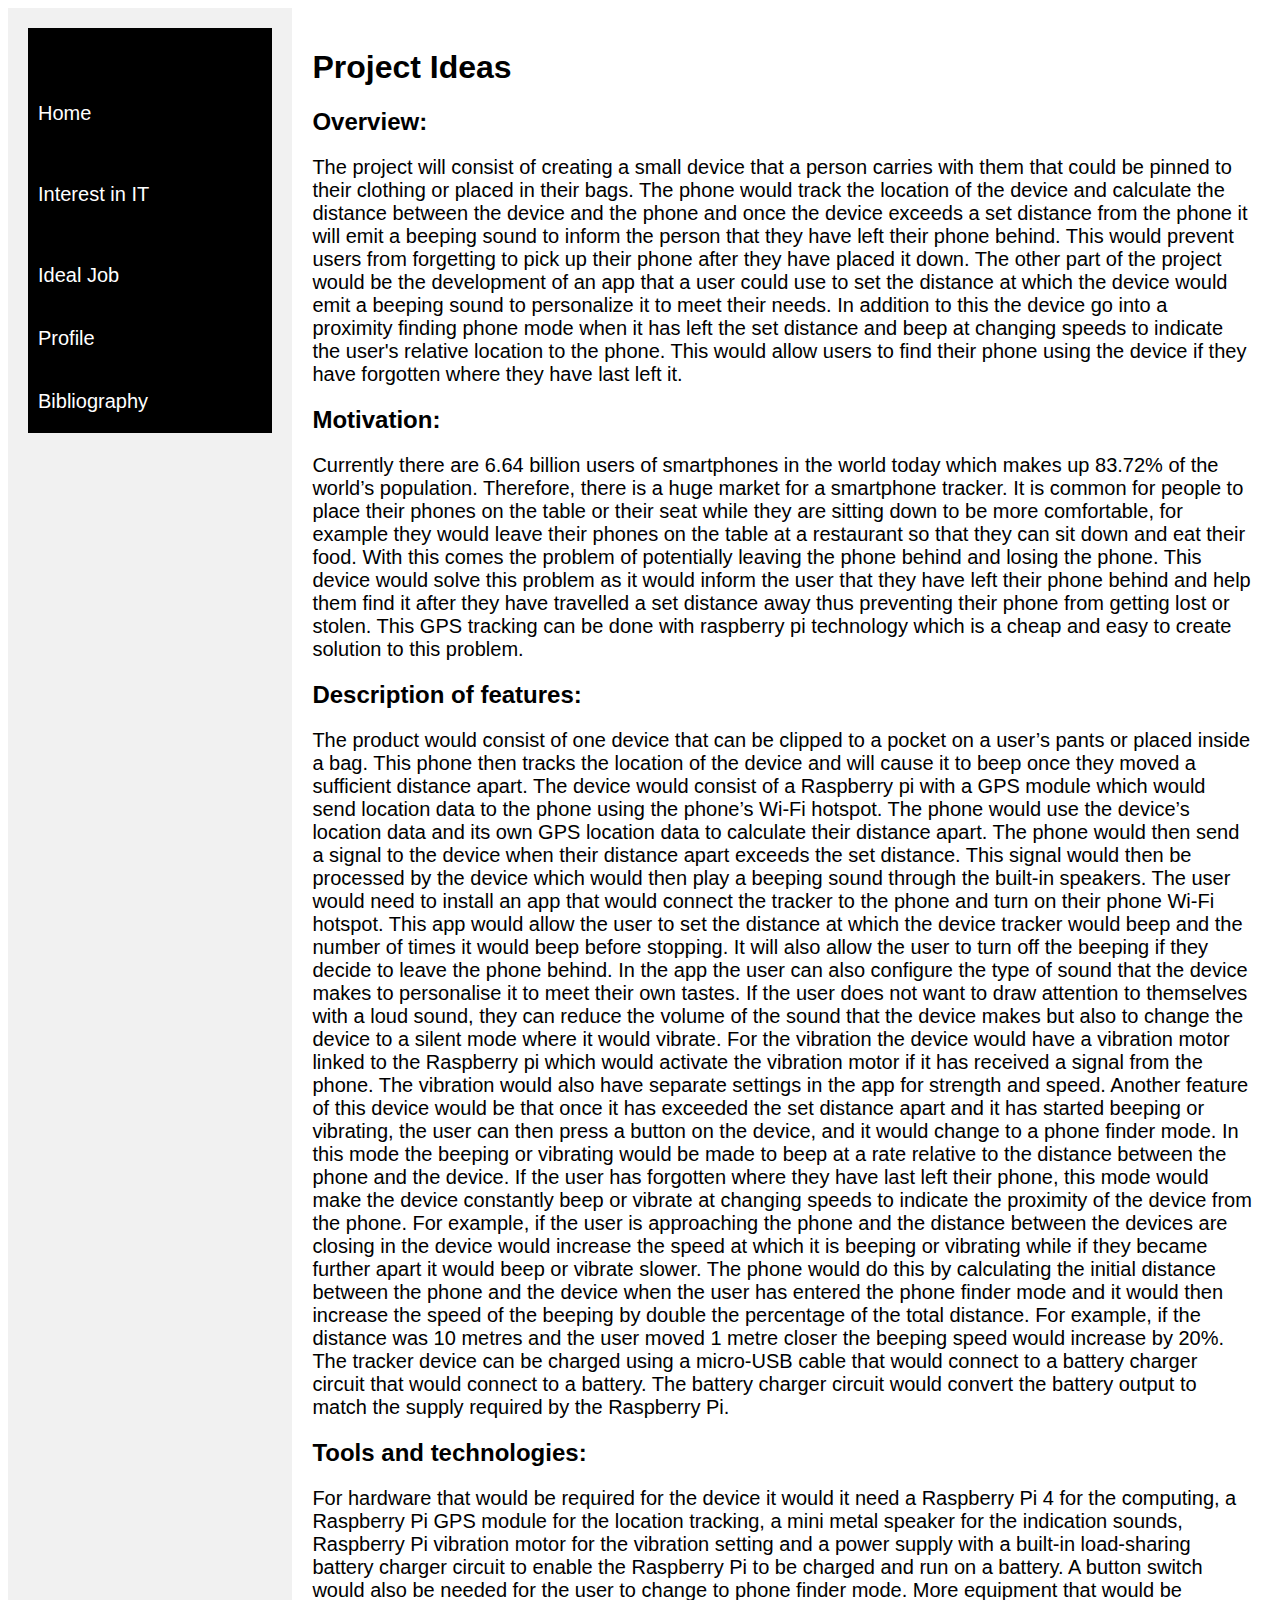
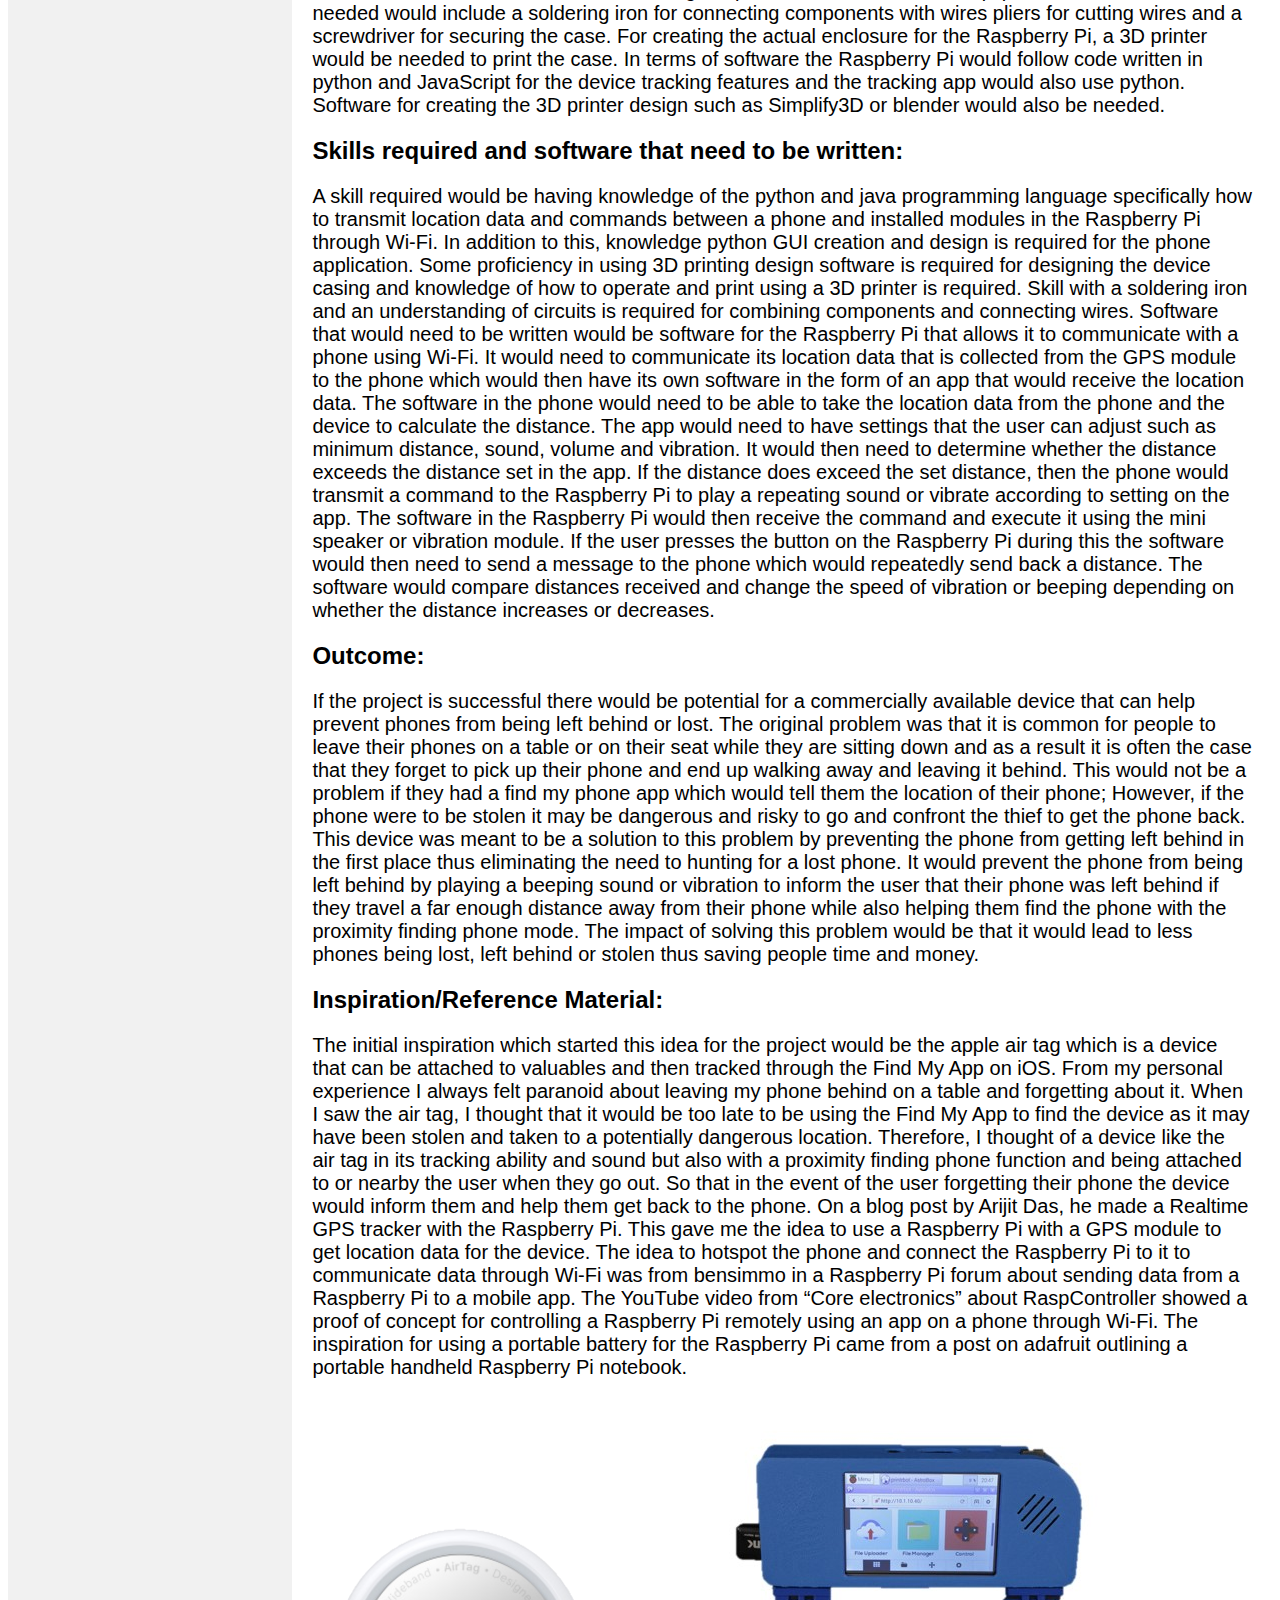
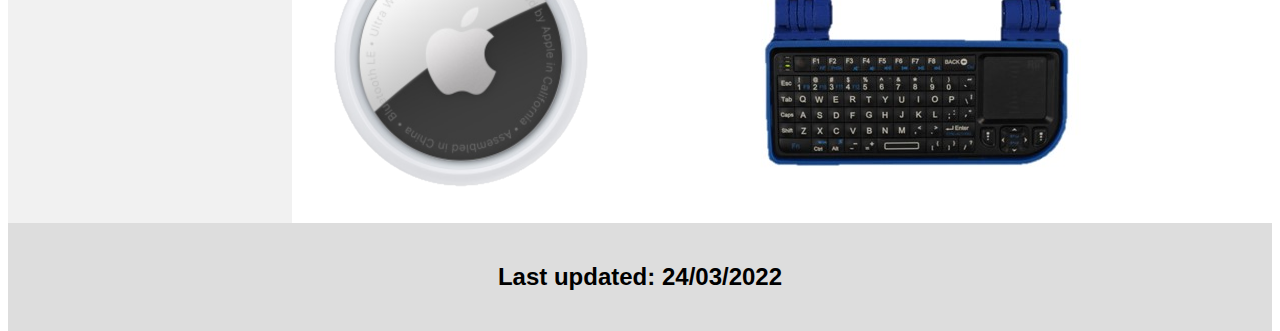
<file: Project Ideas.html>
<!DOCTYPE html>
<html lang="en">
<head>
<title>COSC1078-A1</title>
<meta charset="UTF-8">
<meta name="viewport" content="width=device-width, initial-scale=1">
<style>
body {
  font-family: Arial, Helvetica, sans-serif;
}
</style>
<link href="styles.css" rel="stylesheet" type="text/css" />

</head>
<body>



<div class="row">
	<div class="side">
	<div class="navbar"><br><br><br>
		<a href="index.html">Home</a><br>
		<a href="Interest in IT.html">Interest in IT</a><br>
		<a href="Ideal Job.html">Ideal Job</a>
		<a href="Profile.html">Profile</a>
		<a href="Bibliography.html">Bibliography</a>
	</div>
</div>
  <div class="main">
  <h1>Project Ideas<h1>
	<h2>Overview: </h2>
	<p>The project will consist of creating a small device that a person carries with them that could be pinned to their clothing or placed in their bags. The phone would track the location of the device and calculate the distance between the device and the phone and once the device exceeds a set distance from the phone it will emit a beeping sound to inform the person that they have left their phone behind. This would prevent users from forgetting to pick up their phone after they have placed it down. The other part of the project would be the development of an app that a user could use to set the distance at which the device would emit a beeping sound to personalize it to meet their needs. In addition to this the device go into a proximity finding phone mode when it has left the set distance and beep at changing speeds to indicate the user's relative location to the phone. This would allow users to find their phone using the device if they have forgotten where they have last left it.
   </p>
	<h2>Motivation: </h2>
	<p>Currently there are 6.64 billion users of smartphones in the world today which makes up 83.72% of the world’s population. Therefore, there is a huge market for a smartphone tracker. It is common for people to place their phones on the table or their seat while they are sitting down to be more comfortable, for example they would leave their phones on the table at a restaurant so that they can sit down and eat their food. With this comes the problem of potentially leaving the phone behind and losing the phone. This device would solve this problem as it would inform the user that they have left their phone behind and help them find it after they have travelled a set distance away thus preventing their phone from getting lost or stolen. This GPS tracking can be done with raspberry pi technology which is a cheap and easy to create solution to this problem.</p>
	<h2>Description of features: </h2>
	<p>The product would consist of one device that can be clipped to a pocket on a user’s pants or placed inside a bag. This phone then tracks the location of the device and will cause it to beep once they moved a sufficient distance apart.  The device would consist of a Raspberry pi with a GPS module which would send location data to the phone using the phone’s Wi-Fi hotspot. The phone would use the device’s location data and its own GPS location data to calculate their distance apart. The phone would then send a signal to the device when their distance apart exceeds the set distance. This signal would then be processed by the device which would then play a beeping sound through the built-in speakers. The user would need to install an app that would connect the tracker to the phone and turn on their phone Wi-Fi hotspot.  This app would allow the user to set the distance at which the device tracker would beep and the number of times it would beep before stopping. It will also allow the user to turn off the beeping if they decide to leave the phone behind. In the app the user can also configure the type of sound that the device makes to personalise it to meet their own tastes. If the user does not want to draw attention to themselves with a loud sound, they can reduce the volume of the sound that the device makes but also to change the device to a silent mode where it would vibrate. For the vibration the device would have a vibration motor linked to the Raspberry pi which would activate the vibration motor if it has received a signal from the phone. The vibration would also have separate settings in the app for strength and speed. Another feature of this device would be that once it has exceeded the set distance apart and it has started beeping or vibrating, the user can then press a button on the device, and it would change to a phone finder mode. In this mode the beeping or vibrating would be made to beep at a rate relative to the distance between the phone and the device. If the user has forgotten where they have last left their phone, this mode would make the device constantly beep or vibrate at changing speeds to indicate the proximity of the device from the phone. For example, if the user is approaching the phone and the distance between the devices are closing in the device would increase the speed at which it is beeping or vibrating while if they became further apart it would beep or vibrate slower. The phone would do this by calculating the initial distance between the phone and the device when the user has entered the phone finder mode and it would then increase the speed of the beeping by double the percentage of the total distance. For example, if the distance was 10 metres and the user moved 1 metre closer the beeping speed would increase by 20%. The tracker device can be charged using a micro-USB cable that would connect to a battery charger circuit that would connect to a battery. The battery charger circuit would convert the battery output to match the supply required by the Raspberry Pi.</p>
	<h2>Tools and technologies: </h2>
	<p>For hardware that would be required for the device it would it need a Raspberry Pi 4 for the computing, a Raspberry Pi GPS module for the location tracking, a mini metal speaker for the indication sounds, Raspberry Pi vibration motor for the vibration setting and a power supply with a built-in load-sharing battery charger circuit to enable the Raspberry Pi to be charged and run on a battery. A button switch would also be needed for the user to change to phone finder mode. More equipment that would be needed would include a soldering iron for connecting components with wires pliers for cutting wires and a screwdriver for securing the case. For creating the actual enclosure for the Raspberry Pi, a 3D printer would be needed to print the case. In terms of software the Raspberry Pi would follow code written in python and JavaScript for the device tracking features and the tracking app would also use python. Software for creating the 3D printer design such as Simplify3D or blender would also be needed. </p>
	<h2>Skills required and software that need to be written: </h2>
	<p>A skill required would be having knowledge of the python and java programming language specifically how to transmit location data and commands between a phone and installed modules in the Raspberry Pi through Wi-Fi. In addition to this, knowledge python GUI creation and design is required for the phone application. Some proficiency in using 3D printing design software is required for designing the device casing and knowledge of how to operate and print using a 3D printer is required. Skill with a soldering iron and an understanding of circuits is required for combining components and connecting wires. Software that would need to be written would be software for the Raspberry Pi that allows it to communicate with a phone using Wi-Fi. It would need to communicate its location data that is collected from the GPS module to the phone which would then have its own software in the form of an app that would receive the location data. The software in the phone would need to be able to take the location data from the phone and the device to calculate the distance. The app would need to have settings that the user can adjust such as minimum distance, sound, volume and vibration. It would then need to determine whether the distance exceeds the distance set in the app. If the distance does exceed the set distance, then the phone would transmit a command to the Raspberry Pi to play a repeating sound or vibrate according to setting on the app. The software in the Raspberry Pi would then receive the command and execute it using the mini speaker or vibration module. If the user presses the button on the Raspberry Pi during this the software would then need to send a message to the phone which would repeatedly send back a distance. The software would compare distances received and change the speed of vibration or beeping depending on whether the distance increases or decreases. </p>
	<h2>Outcome: </h2>
	<p>If the project is successful there would be potential for a commercially available device that can help prevent phones from being left behind or lost. The original problem was that it is common for people to leave their phones on a table or on their seat while they are sitting down and as a result it is often the case that they forget to pick up their phone and end up walking away and leaving it behind. This would not be a problem if they had a find my phone app which would tell them the location of their phone; However, if the phone were to be stolen it may be dangerous and risky to go and confront the thief to get the phone back. This device was meant to be a solution to this problem by preventing the phone from getting left behind in the first place thus eliminating the need to hunting for a lost phone. It would prevent the phone from being left behind by playing a beeping sound or vibration to inform the user that their phone was left behind if they travel a far enough distance away from their phone while also helping them find the phone with the proximity finding phone mode. The impact of solving this problem would be that it would lead to less phones being lost, left behind or stolen thus saving people time and money. </p>
	<h2>Inspiration/Reference Material:</h2>
	<p>The initial inspiration which started this idea for the project would be the apple air tag which is a device that can be attached to valuables and then tracked through the Find My App on iOS. From my personal experience I always felt paranoid about leaving my phone behind on a table and forgetting about it. When I saw the air tag, I thought that it would be too late to be using the Find My App to find the device as it may have been stolen and taken to a potentially dangerous location. Therefore, I thought of a device like the air tag in its tracking ability and sound but also with a proximity finding phone function and being attached to or nearby the user when they go out. So that in the event of the user forgetting their phone the device would inform them and help them get back to the phone. On a blog post by Arijit Das, he made a Realtime GPS tracker with the Raspberry Pi. This gave me the idea to use a Raspberry Pi with a GPS module to get location data for the device. The idea to hotspot the phone and connect the Raspberry Pi to it to communicate data through Wi-Fi was from bensimmo in a Raspberry Pi forum about sending data from a Raspberry Pi to a mobile app. The YouTube video from “Core electronics” about RaspController showed a proof of concept for controlling a Raspberry Pi remotely using an app on a phone through Wi-Fi. The inspiration for using a portable battery for the Raspberry Pi came from a post on adafruit outlining a portable handheld Raspberry Pi notebook. </p>
 	<img src="Air tag.png" width="300" height="300">
	<img src="Raspberry Pi.jpg" width="600" height="400">
 </div>
</div>
<div class="footer">
  <h2>Last updated: 24/03/2022</h2>
</div>
</body>
</html>
</file>
<file: styles.css>
body,html {
    height: 100%;
}

/* The header image */
.header-image {
  background-image: linear-gradient(rgba(0, 0, 0, 0.5), rgba(0, 0, 0, 0.5)), url("Header.jpg");
  height: 101%;
  background-position: center;
  background-repeat: no-repeat;
  background-size: cover;
  position: relative;
}

/* Place text in the middle of the image */
.header-text {
  text-align: center;
  position: absolute;
  top: 50%;
  left: 50%;
  transform: translate(-50%, -50%);
  color: white;
  font-size: 40px;
}


/* Style the top navigation bar */
.navbar {
  overflow: hidden;
  background-color: black; 
}

/* Style the navigation bar links */
.navbar a {
  display: block; 
  color: white; 
  text-align: left;
  font-size: 20px;
  padding: 20px 10px; 
  text-decoration: none; 
}

/* Right-aligned link */
.navbar a.right {
  float: right; 
}

/* Change color on hover/mouse-over */
.navbar a:hover {
  background-color: #ddd; 
  color: black; 
}
/* Ensure proper sizing */
* {
  box-sizing: border-box;
}

/* Column container */
.row { 
  display: flex;
  flex-wrap: wrap;
}


/* Sidebar/left column */
.side {
  flex: 15%; 
  background-color: #f1f1f1; 
  padding: 20px; 
}

/* Main column */
.main { 

  flex: 70%; 
  background-color: white; 
  padding: 20px; 
}
.main p {
	font-size: 20px;	
	font-weight: normal;
}

.main li {
	font-size: 20px;
}

.footer {
  padding: 20px; 
  text-align: center;
  background: #ddd; 
}
</file>
